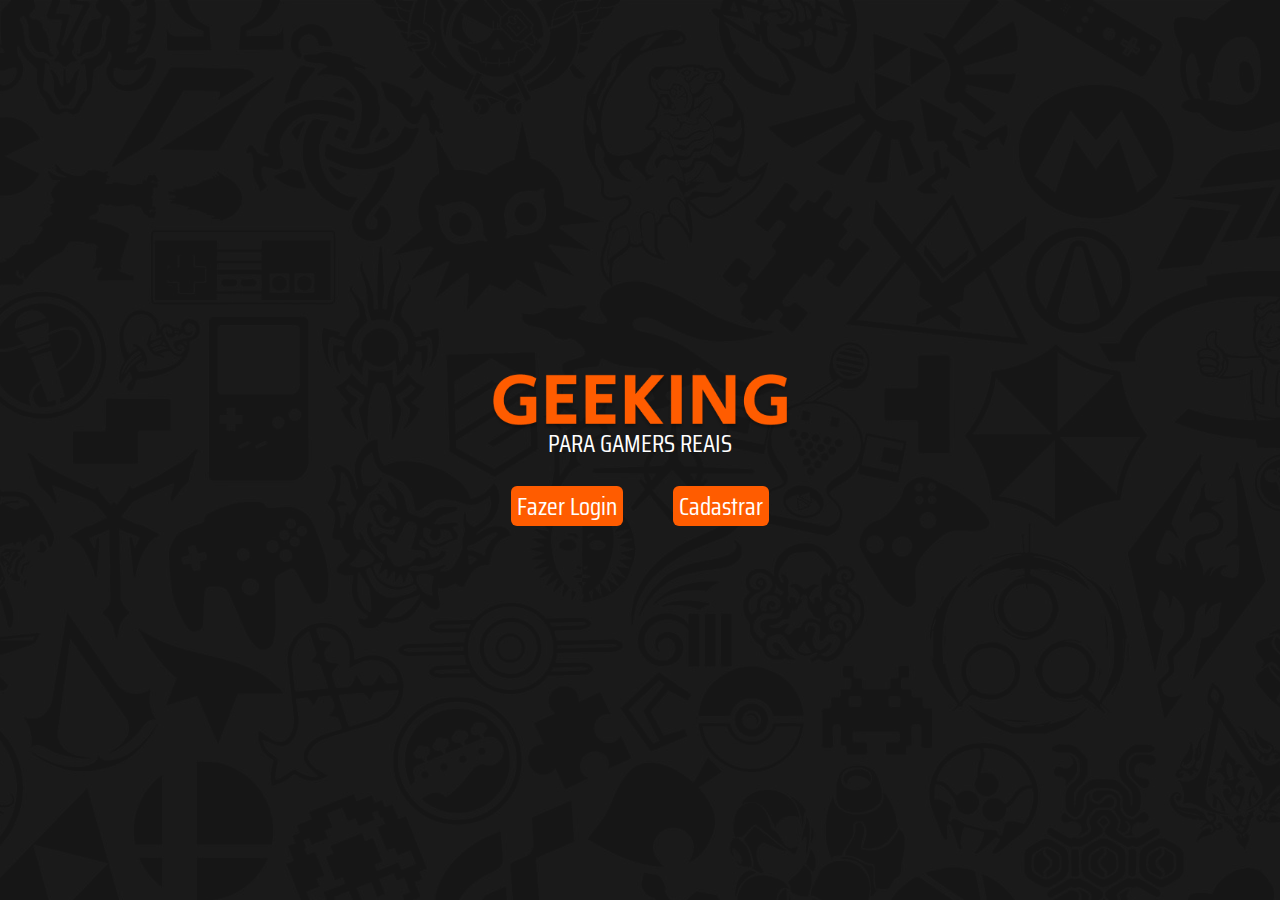
<file: index.html>
<!DOCTYPE html>
<html lang="pt-br">
<head>
    <meta charset="UTF-8">
    <meta http-equiv="X-UA-Compatible" content="IE=edge">
    <meta name="viewport" content="width=device-width, initial-scale=1.0">
    <link rel="icon" type="GAMER" href="../../img/icons/joystick.png" />
    <title>GEEKING - Start</title>

    <link rel="preconnect" href="https://fonts.googleapis.com">
    <link rel="preconnect" href="https://fonts.gstatic.com" crossorigin>
    <link href="https://fonts.googleapis.com/css2?family=Saira+Condensed&family=Secular+One&display=swap" rel="stylesheet">

    <link rel="stylesheet" href="./style.css">
    <link rel="stylesheet" href="style/variaveis.css">
    <link rel="stylesheet" href="style/reset.css">
</head>
<body>
    <section class="container">
        <div class="title_group">
            <img class="logo_home"src="../../img/logo.png" alt="Logo GEEKING">
            <p>PARA GAMERS REAIS</p>
        </div>
        <div class="button_group">   
            <a href="./pages/login/login.html"><button class="btn_principal">Fazer Login</button></a>
            <a href="./pages/register/register.html"><button class="btn_principal">Cadastrar</button></a>
        </div>
    </section>
</body>
</html>
</file>
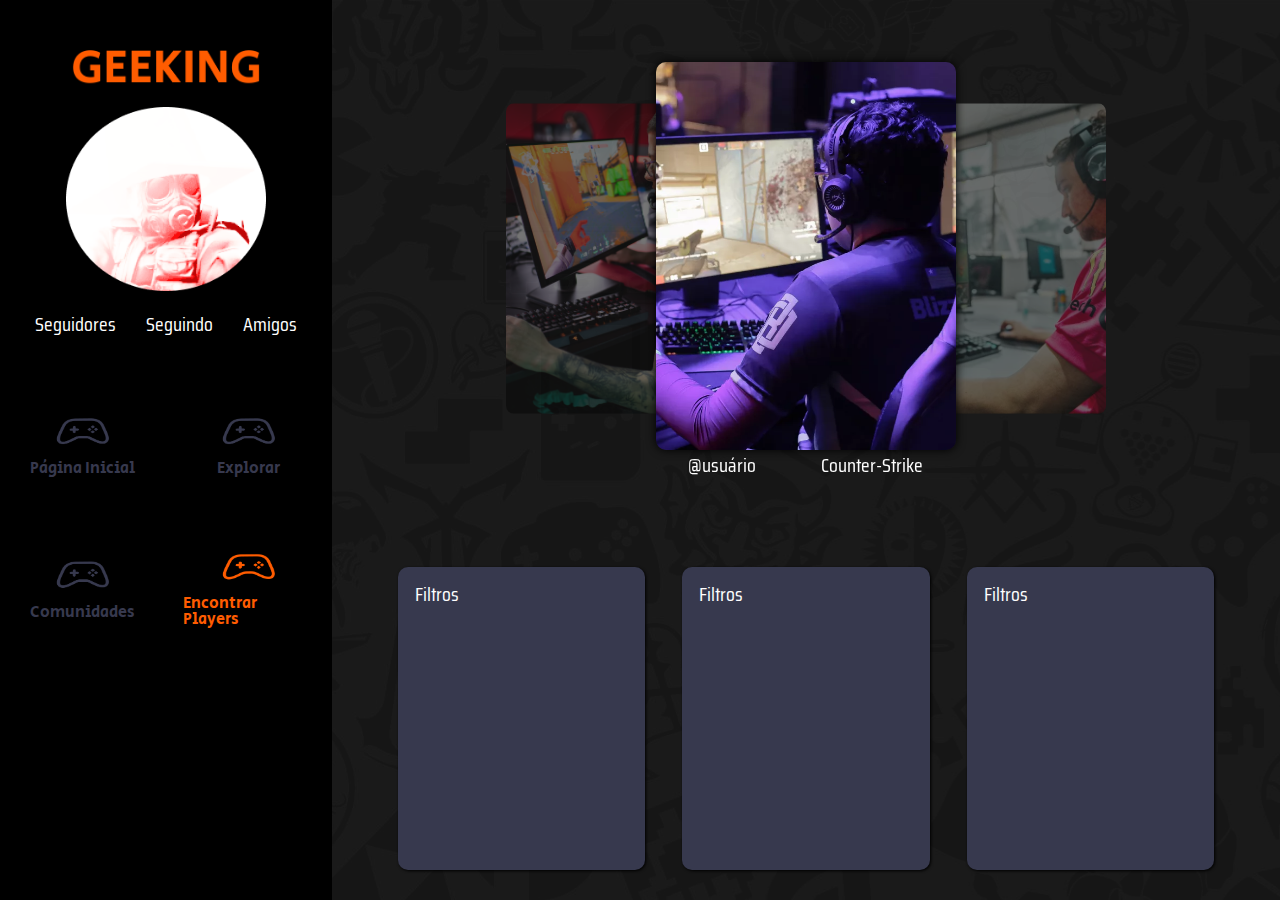
<file: pages/encontrar/encontrar.html>
<!DOCTYPE html>
<html lang="pt-br">
<head>
    <meta charset="UTF-8">
    <meta http-equiv="X-UA-Compatible" content="IE=edge">
    <meta name="viewport" content="width=device-width, initial-scale=1.0">
    <link rel="icon" type="GAMER" href="../../img/icons/joystick.png" />

    <link rel="preconnect" href="https://fonts.googleapis.com">
    <link rel="preconnect" href="https://fonts.gstatic.com" crossorigin>
    <link href="https://fonts.googleapis.com/css2?family=ABeeZee:ital@0;1&family=Saira+Condensed&family=Secular+One&display=swap" rel="stylesheet">

    <link rel="stylesheet" href="./encontrar.css ">
    <link rel="stylesheet" href="../../style/reset.css">
    <link rel="stylesheet" href="../../style/variaveis.css">

    <title>GEEKING - Encontrar Players</title>
</head>
<body>
    <section class="home">
        <div class="esquerda">
            <img  class="logo_home" src="../../img/logo.png" alt="Logo GEEKING">
            <div class="perfil_home">
                <a href="../../pages/perfil/perfil.html"><img  class="perfil_home_img" src="../../img/perfil.png" alt=""></a>
                <div class="perfil_home_follows">
                    <a>Seguidores</a>
                    <a>Seguindo</a>
                    <a>Amigos</a>
                </div>
            </div>
            <div class="pages">
                <div class="only_page">
                    <a href="../feed/feed.html" class="title_page"><img src="../../img/icons/other.png" class="icon_page">Página Inicial</a>
                </div>
                <div class="only_page">    
                    <a href="../explorar/explorar.html" class="title_page"><img src="../../img/icons/other.png" alt="Explorar Conteúdo" class="icon_page">Explorar</a>
                </div>
                <div class="only_page">
                    <a href="#" class="title_page"><img src="../../img/icons/other.png" class="icon_page">Comunidades</a>
                </div>
                <div class="only_page current">
                    <a href="../encontrar/encontrar.html" class="title_page"><img src="../../img/icons/current.png" class="icon_page">Encontrar Players</a>
                </div>
            </div>
        </div>
        <div class="direita">
            <div class="cima">
                <div class="container">
                    <input type="radio" name="slider" id="item-1" checked>
                    <input type="radio" name="slider" id="item-2">
                    <input type="radio" name="slider" id="item-3">
                    <div class="cards">
                        <label for="item-1" id="song-1" class="card">
                            <img src="../../img/player1.png">
                            <div class="card_info">
                                <h1 class="title">@usuário</h1>
                                <h1 class="title">Counter-Strike</h1>
                            </div>
                        </label>
                        <label for="item-2" id="song-2" class="card">
                            <img src="../../img/player2.png">
                            <div class="card_info">
                                <h1 class="title">@usuário2</h1>
                                <h1 class="title">League of Legends</h1>
                            </div>
                        </label>
                        <label for="item-3" id="song-3" class="card">
                            <img src="../../img/player3.jpg">
                            <div class="card_info">
                                <h1 class="title">@usuário3</h1>
                                <h1 class="title">Valorant</h1>
                            </div>
                        </label>
                    </div>
                </div>
            </div>
            <div class="baixo">
                <div class="container_filtros">
                        <div class="filtro_individual">
                            <h1 class="title">Filtros</h1>
                        </div>
                        <div class="filtro_individual">
                            <h1 class="title">Filtros</h1>
                        </div>
                        <div class="filtro_individual">
                            <h1 class="title">Filtros</h1>
                        </div>
                </div>
            </div>
        </div>
    </section>
</body>
</html>
</file>
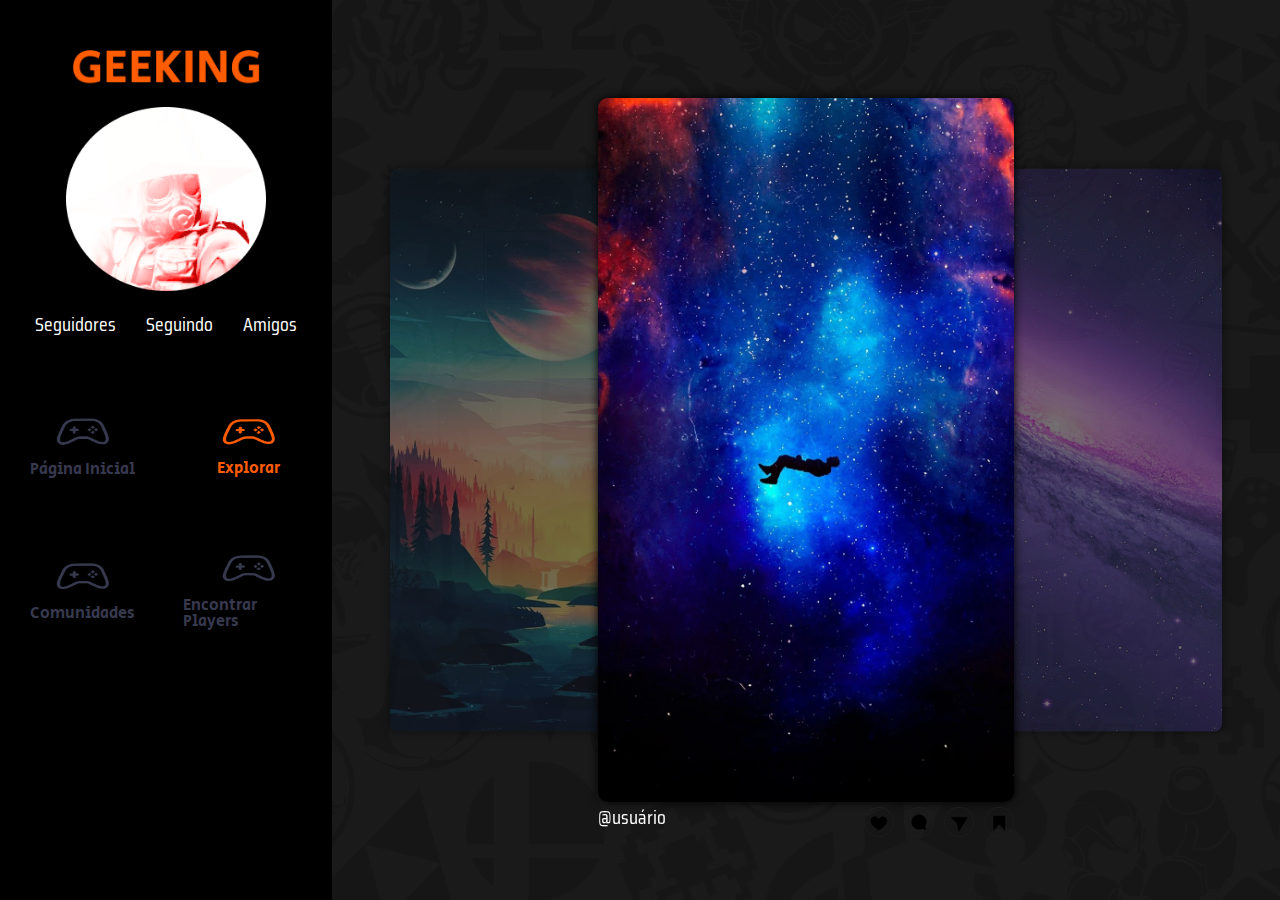
<file: pages/explorar/explorar.html>
<!DOCTYPE html>
<html lang="pt-br">
<head>
    <meta charset="UTF-8">
    <meta http-equiv="X-UA-Compatible" content="IE=edge">
    <meta name="viewport" content="width=device-width, initial-scale=1.0">
    <link rel="icon" type="GAMER" href="../../img/icons/joystick.png" />

    <link rel="preconnect" href="https://fonts.googleapis.com">
    <link rel="preconnect" href="https://fonts.gstatic.com" crossorigin>
    <link href="https://fonts.googleapis.com/css2?family=ABeeZee:ital@0;1&family=Saira+Condensed&family=Secular+One&display=swap" rel="stylesheet">

    <link rel="stylesheet" href="./explorar.css ">
    <link rel="stylesheet" href="../../style/reset.css">
    <link rel="stylesheet" href="../../style/variaveis.css">

    <title>GEEKING - Explorar</title>
</head>
<body>
    <section class="home">
        <div class="esquerda">
            <img  class="logo_home" src="../../img/logo.png" alt="Logo GEEKING">
            <div class="perfil_home">
                <a href="../../pages/perfil/perfil.html"><img  class="perfil_home_img" src="../../img/perfil.png" alt=""></a>
                <div class="perfil_home_follows">
                    <a>Seguidores</a>
                    <a>Seguindo</a>
                    <a>Amigos</a>
                </div>
            </div>
            <div class="pages">
                <div class="only_page">
                    <a href="../feed/feed.html" class="title_page"><img src="../../img/icons/other.png" class="icon_page">Página Inicial</a>
                </div>
                <div class="only_page current">    
                    <a href="../explorar/explorar.html" class="title_page "><img src="../../img/icons/current.png" alt="Explorar Conteúdo" class="icon_page">Explorar</a>
                </div>
                <div class="only_page">
                    <a href="#" class="title_page"><img src="../../img/icons/other.png" class="icon_page">Comunidades</a>
                </div>
                <div class="only_page">
                    <a href="../encontrar/encontrar.html" class="title_page"><img src="../../img/icons/other.png" class="icon_page">Encontrar Players</a>
                </div>
            </div>
        </div>
        <div class="direita">
            <div class="cima">
                <div class="container">
                    <input type="radio" name="slider" id="item-1" checked>
                    <input type="radio" name="slider" id="item-2">
                    <input type="radio" name="slider" id="item-3">
                    <div class="cards">
                        <label for="item-1" id="song-1" class="card">
                            <img class="card_atual" src="../../img/bg1.png">
                            <div class="card_info">
                                <h1 class="title">@usuário</h1>
                                <img class="likes" src="../../img/icons/likes_black.png" alt="">
                            </div>
                        </label>
                        <label for="item-2" id="song-2" class="card">
                            <img class="card_atual" src="../../img/bg2.jpg">
                            <div class="card_info">
                                <h1 class="title">@usuário2</h1>
                                <img class="likes" src="../../img/icons/likes_black.png" alt="">
                            </div>
                        </label>
                        <label for="item-3" id="song-3" class="card">
                            <img class="card_atual" src="../../img/bg3.png">
                            <div class="card_info">
                                <h1 class="title">@usuário3</h1>
                                <img class="likes" src="../../img/icons/likes_black.png" alt="">
                            </div>
                        </label>
                    </div>
                </div>
            </div>
        </div>
    </section>
</body>
</html>
</file>
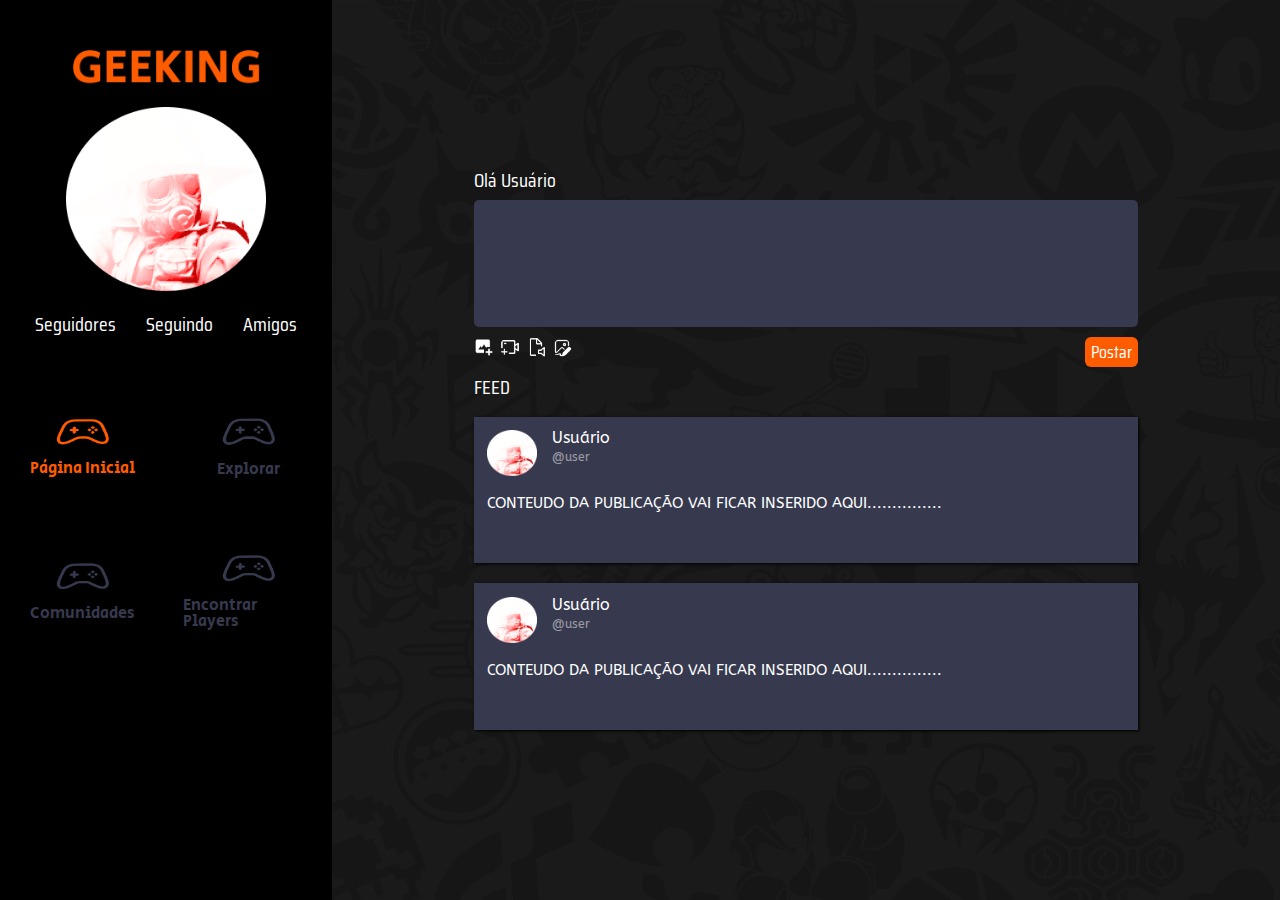
<file: pages/feed/feed.html>
<!DOCTYPE html>
<html lang="pt-br">
<head>
    <meta charset="UTF-8">
    <meta http-equiv="X-UA-Compatible" content="IE=edge">
    <meta name="viewport" content="width=device-width, initial-scale=1.0">
    <link rel="icon" type="GAMER" href="../../img/icons/joystick.png" />


    <link rel="preconnect" href="https://fonts.googleapis.com">
    <link rel="preconnect" href="https://fonts.gstatic.com" crossorigin>
    <link href="https://fonts.googleapis.com/css2?family=ABeeZee:ital@0;1&family=Saira+Condensed&family=Secular+One&display=swap" rel="stylesheet">

    <link rel="stylesheet" href="./feed.css ">
    <link rel="stylesheet" href="../../style/reset.css">
    <link rel="stylesheet" href="../../style/variaveis.css">

    <title>GEEKING - Feed</title>
</head>
<body>
    <section class="home">
        <div class="esquerda">
            <img  class="logo_home" src="../../img/logo.png" alt="Logo GEEKING">
            <div class="perfil_home">
                <a href="../../pages/perfil/perfil.html"><img  class="perfil_home_img" src="../../img/perfil.png" alt=""></a>
                <div class="perfil_home_follows">
                    <a>Seguidores</a>
                    <a>Seguindo</a>
                    <a>Amigos</a>
                </div>
            </div>
            <div class="pages">
                <div class="only_page current">
                    <a href="../feed/feed.html" class="title_page"><img src="../../img/icons/current.png" class="icon_page">Página Inicial</a>
                </div> 
                <div class="only_page">    
                    <a href="../explorar/explorar.html" class="title_page"><img src="../../img/icons/other.png" alt="Explorar Conteúdo" class="icon_page">Explorar</a>
                </div>
                <div class="only_page">
                    <a href="#" class="title_page"><img src="../../img/icons/other.png" class="icon_page">Comunidades</a>
                </div>
                <div class="only_page">
                    <a href="../encontrar/encontrar.html" class="title_page"><img src="../../img/icons/other.png" class="icon_page">Encontrar Players</a>
                </div>
            </div>
        </div>
        <!-- <nav class="menu_container">
            <div class="menu">
                <div class="menu_pages">
                    <div class="only_page_menu current_menu">
                        <a href="../feed/feed.html" class="title_page_menu"><img src="../../img/icons/current.png" class="icon_page_menu"></a>
                    </div> 
                    <div class="only_page_menu">    
                        <a href="../explorar/explorar.html" class="title_page"><img src="../../img/icons/current.png" alt="Explorar Conteúdo" class="icon_page_menu"></a>
                    </div>
                    <div class="only_page_menu">
                        <a href="../encontrar/encontrar.html" class="title_page_menu"><img src="../../img/icons/current.png" class="icon_page_menu"></a>
                    </div>
                </div>
            </div>
        </nav> -->
        <div class="direita">
            <div class="publicar_feed">
                <div class="publicar">
                    <h1 class="title">Olá Usuário</h1>
                    <textarea placeholder="No que você esta pensando? "class="publicar_post">
                    </textarea>
                    <div class="publicar_last">
                        <div class="publicar_icons">
                            <img src="../../img/icons/addimg.png" alt="Adicionar Imagem">
                            <img src="../../img/icons/addvideo.png" alt="Adicionar Vídeo">
                            <img src="../../img/icons/adddoc.png" alt="Adicionar Vídeo">
                            <img src="../../img/icons/adddraw.png" alt="Adicionar Vídeo">
                        </div>
                        <button class="btn_principal">Postar</button>
                    </div>
                <div class="feed">
                    <h1 class="title">FEED</h1>
                    <div class="post">
                        <div class="perfil">
                            <img src="../../img/perfil.png" class="post_perfil">
                            <div class="user">
                                <h2 class="name">Usuário</h2>
                                <h3 class="usuario">@user</h3>
                            </div>
                        </div>
                        <p>CONTEUDO DA PUBLICAÇÃO VAI FICAR INSERIDO AQUI...............</p>
                    </div>
                    <div class="post">
                        <div class="perfil">
                            <img src="../../img/perfil.png" class="post_perfil">
                            <div class="user">
                                <h2 class="name">Usuário</h2>
                                <h3 class="usuario">@user</h3>
                            </div>
                        </div>
                        <p>CONTEUDO DA PUBLICAÇÃO VAI FICAR INSERIDO AQUI...............</p>
                    </div>
                </div>
            </div>
            </div>
        </div>
    </section>
</body>
</html>
</file>
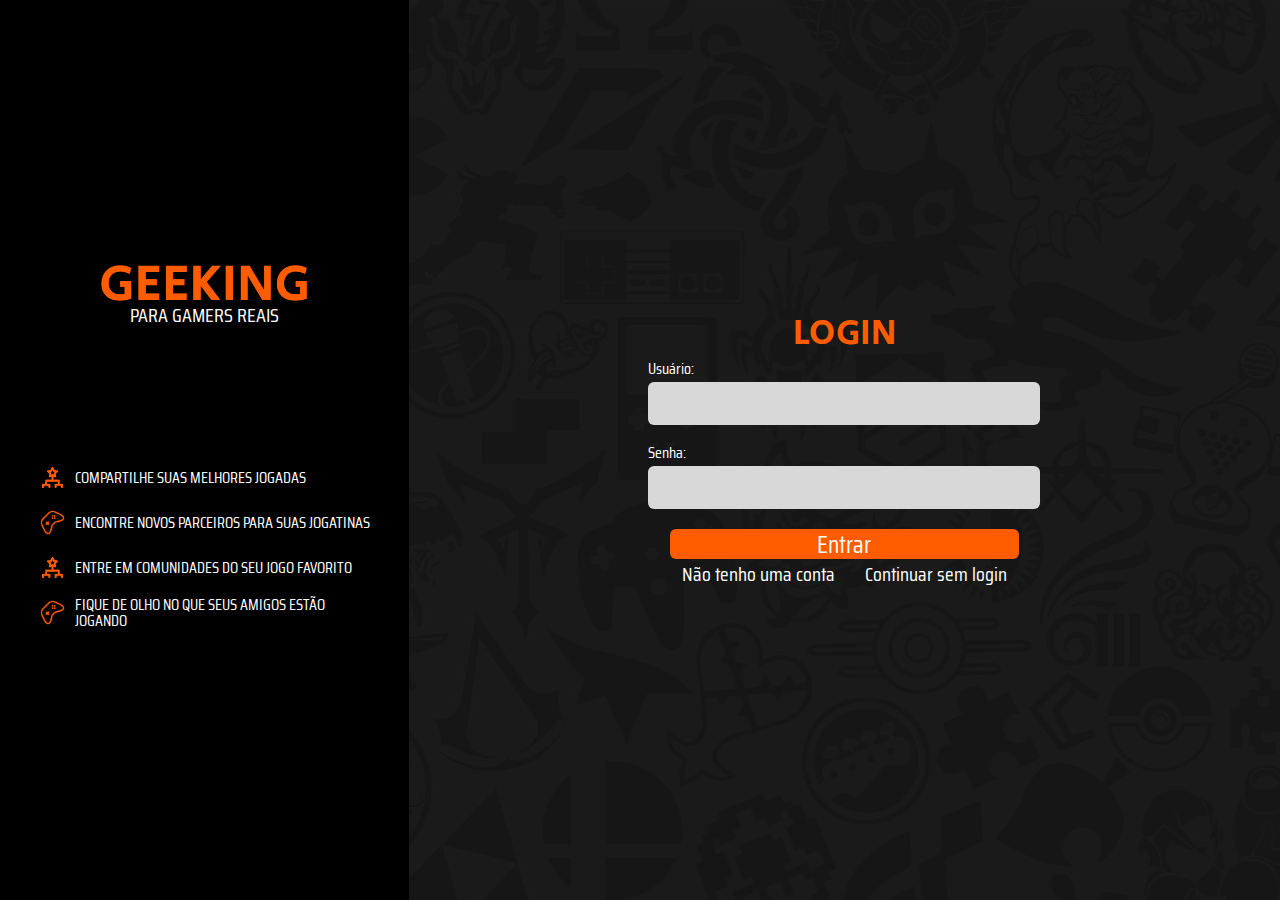
<file: pages/login/login.html>
<!DOCTYPE html>
<html lang="pt-br">
<head>
    <meta charset="UTF-8">
    <meta http-equiv="X-UA-Compatible" content="IE=edge">
    <meta name="viewport" content="width=device-width, initial-scale=1.0">
    <link rel="icon" type="GAMER" href="../../img/icons/joystick.png" />

    <link rel="preconnect" href="https://fonts.googleapis.com">
    <link rel="preconnect" href="https://fonts.gstatic.com" crossorigin>
    <link href="https://fonts.googleapis.com/css2?family=Saira+Condensed&family=Secular+One&display=swap" rel="stylesheet">

    <link rel="stylesheet" href="./login.css">
    <link rel="stylesheet" href="../../style/reset.css">
    <link rel="stylesheet" href="../../style/variaveis.css">

    <title>GEEKING - Login</title>
</head>
<body>
    <section class="home">
        <div class="esquerda">
            <div class="title_group">
                <img class="logo_home"src="../../img/logo.png" alt="Logo GEEKING">
                <p class="subtitle">PARA GAMERS REAIS</p>
            </div>
            <div class="topicos_group">
                <div class="topicos_home">
                    <img class="topicos_home_img" src="../../img/icons/share.png" alt="">
                    <p class="topicos_home_text">COMPARTILHE SUAS MELHORES JOGADAS </p>
                </div>
                <div class="topicos_home">
                    <img class="topicos_home_img" src="../../img/icons/joystick.png" alt="">
                    <p class="topicos_home_text">ENCONTRE NOVOS PARCEIROS PARA SUAS JOGATINAS</p>
                </div>
                <div class="topicos_home">
                    <img class="topicos_home_img" src="../../img/icons/share.png" alt="">
                    <p class="topicos_home_text">ENTRE EM COMUNIDADES DO SEU JOGO FAVORITO</p>
                </div>
                <div class="topicos_home">
                    <img class="topicos_home_img" src="../../img/icons/joystick.png" alt="">
                    <p class="topicos_home_text">FIQUE DE OLHO NO QUE SEUS AMIGOS ESTÃO JOGANDO</p>
                </div>               
            </div>
        </div>
        <div class="direita">
            <form class="form_cadastro">
                <div class="cadastro">
                    <h1 class="title">LOGIN</h1>
                    <div class="form_basic">
                        <div class="form_group">
                            <label for="nome">Usuário:</label>
                            <input required type="text" id="nome" />
                        </div>
                        <div class="form_group">
                            <label for="senha">Senha:</label>
                            <input required  type="password" id="senha">
                        </div>
                    </div>
                </div>
                <div class="button_group">
                    <button class="btn_principal" type="submit">Entrar</button>
                    <div class="secundarios">
                        <a href="../register/register.html" class="btn_secundario">Não tenho uma conta</a>
                        <a href="../feed/feed.html" class="btn_secundario">Continuar sem login</a>
                    </div>
                </div>
            </form>
        </div>
    </section>
</body>
</html>
</file>
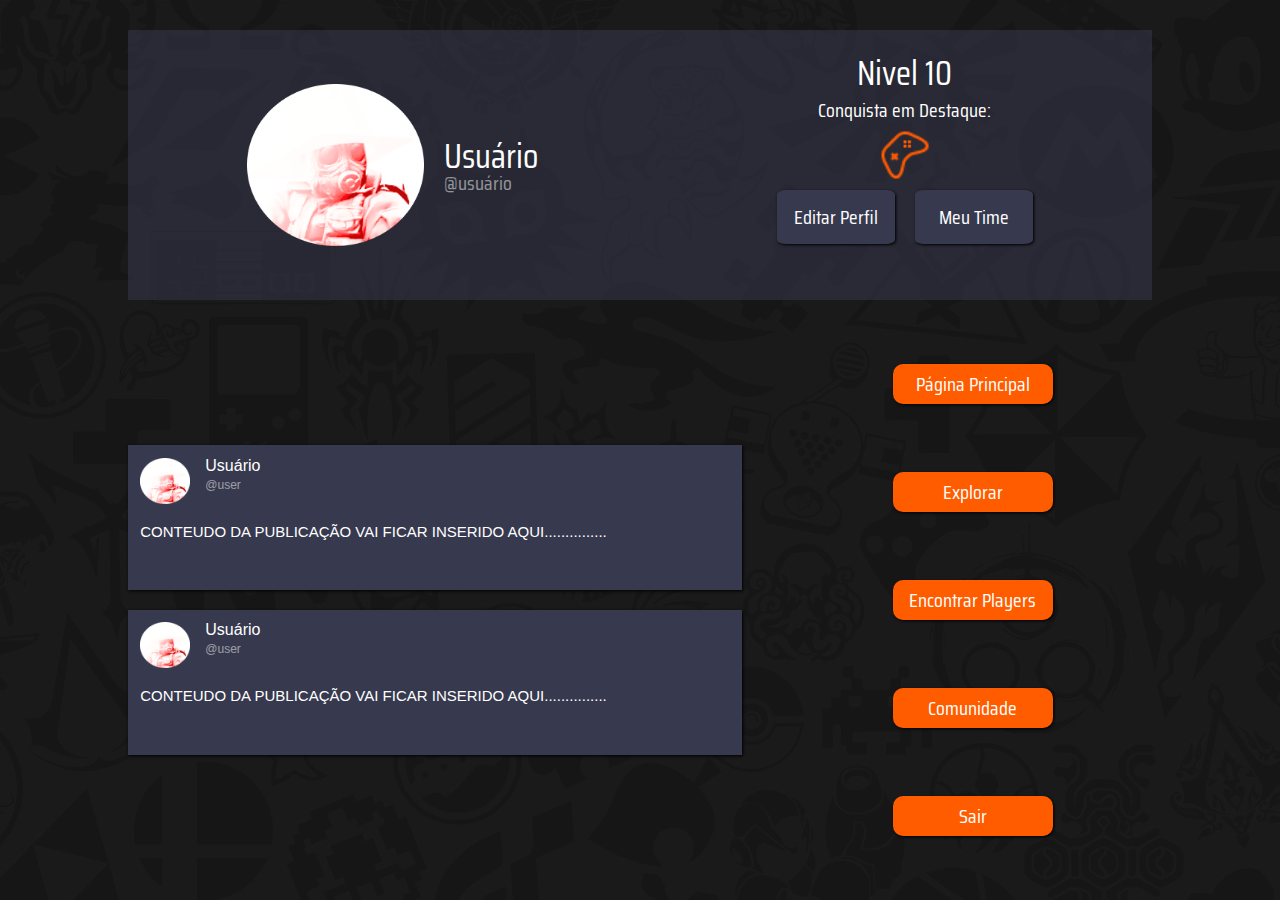
<file: pages/perfil/perfil.html>
<!DOCTYPE html>
<html lang="pt-br">
<head>
    <meta charset="UTF-8">
    <meta http-equiv="X-UA-Compatible" content="IE=edge">
    <meta name="viewport" content="width=device-width, initial-scale=1.0">
    <link rel="icon" type="GAMER" href="../../img/icons/joystick.png" />
    <title>GEEKING - Perfil</title>

    <link rel="preconnect" href="https://fonts.googleapis.com">
    <link rel="preconnect" href="https://fonts.gstatic.com" crossorigin>
    <link href="https://fonts.googleapis.com/css2?family=Saira+Condensed&family=Secular+One&display=swap" rel="stylesheet">

    <link rel="stylesheet" href="../../style/reset.css">
    <link rel="stylesheet" href="../../style/variaveis.css">
    <link rel="stylesheet" href="../perfil/perfil.css">
</head>
<body>
    <div class="home">
        <section class="container">
            <div class="cima">
                <div class="cima_esquerda">
                    <img src="../../img/perfil.png" alt="">
                    <div class="cima_user">
                        <h1>Usuário</h1>
                        <h2>@usuário</h2>
                    </div>
                </div>
                <div class="cima_direita">
                    <h1>Nivel 10</h1>
                    <p>Conquista em Destaque:</p>
                    <img src="../../img/icons/joystick.png" alt="">
                    <div class="buttons_group">
                        <a href="#"><button>Editar Perfil</button></a>
                        <a target="_blank" href="https://scjoaoantonio.github.io/jokersclub/"><button>Meu Time</button></a>
                    </div>
                </div>
            </div>
            <div class="baixo">
                <div class="esquerda">
                    <div class="feed">
                        <div class="post">
                            <div class="perfil">
                                <img src="../../img/perfil.png" class="post_perfil">
                                <div class="user">
                                    <h2 class="name">Usuário</h2>
                                    <h3 class="usuario">@user</h3>
                                </div>
                            </div>
                            <p>CONTEUDO DA PUBLICAÇÃO VAI FICAR INSERIDO AQUI...............</p>
                        </div>
                        <div class="post">
                            <div class="perfil">
                                <img src="../../img/perfil.png" class="post_perfil">
                                <div class="user">
                                    <h2 class="name">Usuário</h2>
                                    <h3 class="usuario">@user</h3>
                                </div>
                            </div>
                            <p>CONTEUDO DA PUBLICAÇÃO VAI FICAR INSERIDO AQUI...............</p>
                        </div>
                    </div>
                </div>
                <div class="baixo_direita">
                    <a href="../feed/feed.html"><button class="btn_principal">Página Principal</button></a>
                    <a href="../explorar/explorar.html"><button class="btn_principal">Explorar</button></a>
                    <a href="../encontrar/encontrar.html"><button class="btn_principal">Encontrar Players</button></a>
                    <a href="#"><button class="btn_principal">Comunidade</button></a>
                    <a href="../../index.html"><button class="btn_principal">Sair</button></a>
                </div>
            </div>
        </section>
    </div>
    
</body>
</html>
</file>
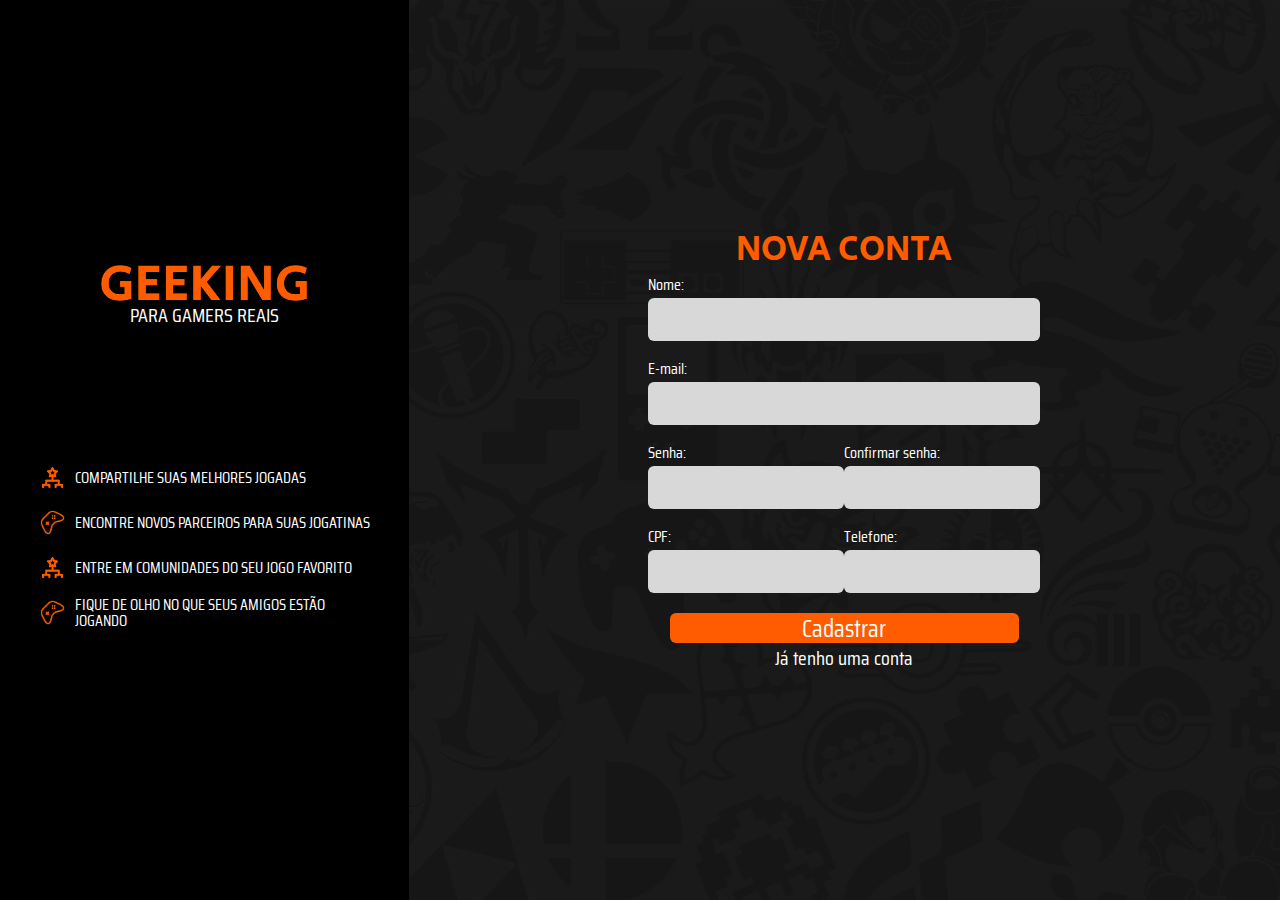
<file: pages/register/register.html>
<!DOCTYPE html>
<html lang="pt-br">
<head>
    <meta charset="UTF-8">
    <meta http-equiv="X-UA-Compatible" content="IE=edge">
    <meta name="viewport" content="width=device-width, initial-scale=1.0">
    <link rel="icon" type="GAMER" href="../../img/icons/joystick.png" />

    <link rel="preconnect" href="https://fonts.googleapis.com">
    <link rel="preconnect" href="https://fonts.gstatic.com" crossorigin>
    <link href="https://fonts.googleapis.com/css2?family=Saira+Condensed&family=Secular+One&display=swap" rel="stylesheet">

    <link rel="stylesheet" href="./register.css ">
    <link rel="stylesheet" href="../../style/reset.css">
    <link rel="stylesheet" href="../../style/variaveis.css">

    <title>GEEKING - Cadastro</title>
</head>
<body>
    <section class="home">
        <div class="esquerda">
            <div class="title_group">
                <img class="logo_home"src="../../img/logo.png" alt="Logo GEEKING">
                <p class="subtitle">PARA GAMERS REAIS</p>
            </div>
            <div class="topicos_group">
                <div class="topicos_home">
                    <img class="topicos_home_img" src="../../img/icons/share.png" alt="">
                    <p class="topicos_home_text">COMPARTILHE SUAS MELHORES JOGADAS </p>
                </div>
                <div class="topicos_home">
                    <img class="topicos_home_img" src="../../img/icons/joystick.png" alt="">
                    <p class="topicos_home_text">ENCONTRE NOVOS PARCEIROS PARA SUAS JOGATINAS</p>
                </div>
                <div class="topicos_home">
                    <img class="topicos_home_img" src="../../img/icons/share.png" alt="">
                    <p class="topicos_home_text">ENTRE EM COMUNIDADES DO SEU JOGO FAVORITO</p>
                </div>
                <div class="topicos_home">
                    <img class="topicos_home_img" src="../../img/icons/joystick.png" alt="">
                    <p class="topicos_home_text">FIQUE DE OLHO NO QUE SEUS AMIGOS ESTÃO JOGANDO</p>
                </div>               
            </div>
        </div>
        <div class="direita">
            <form class="form_cadastro">
                <div class="cadastro">
                    <h1 class="title">NOVA CONTA</h1>
                    <div class="form_basic">
                        <div class="form_group">
                            <label for="nome">Nome:</label>
                            <input required  type="text" id="nome" />
                        </div>
                        <div class="form_group">
                            <label for="email">E-mail:</label>
                            <input required  type="email" id="email" />
                        </div>
                    </div>
                    <div class="senha_group">
                        <div class="form_group">
                            <label for="senha">Senha:</label>
                            <input required  type="password" id="senha">
                        </div>
                        <div class="form_group">
                            <label for="confirmar_senha">Confirmar senha:</label>
                            <input required type="password" id="confirmar_senha">
                        </div>
                    </div>
                    <div class="adicionais_group">
                        <div class="form_group">
                            <label for="cpf">CPF:</label>
                            <input type="number" id="cpf" />
                        </div>
                        <div class="form_group">
                            <label for="telefone">Telefone:</label>
                            <input type="number" id="telefone" />
                        </div>         
                    </div>
                </div>
                <div class="button_group">
                    <button class="btn_principal" type="submit">Cadastrar</button>
                    <a href="../login/login.html" class="btn_secundario">Já tenho uma conta</a> 
                </div>
            </form>
        </div>
    </section>
</body>
</html>
</file>
<file: style.css>
body{
    background-image: url(../../img/background.png);
    display: flex;
    align-items: center;
    justify-content: center;
}
.container{
    width: 80%;
    height: 100vh;
    display: flex;
    flex-direction: column;
    align-items: center;
    justify-content: center;
    gap: 30px;
}
.logo_home{
    width: 300px;
}
.title_group{
    display: flex;
    flex-direction: column; 
    align-items: center;
    color: var(--branco);
    font-family: 'Saira Condensed',sans-serif;
    font-size: 25px;
}
.button_group{
    display: flex;
    gap: 50px;
}
.button_group a{
    text-decoration: none;
}
.btn_principal{
    color: var(--branco);
    background-color: var(--laranja);
    width: 100%;
    height: 40px;
    border: none;
    border-radius: 6px;
    font-family: 'Saira Condensed',sans-serif;
    font-size: 25px;
    display: flex;
    justify-content: center;
    align-items: center;
    cursor: pointer;
}

.btn_principal:hover{
    box-shadow: 1px 1px 10px var(--laranja);
}
</file>
<file: style/variaveis.css>
:root {
  --laranja: #FF5C00;
  --branco: #FFFFFF;
  --cinza: #D8D8D8;
  --desabilitado:#37394E;
}
</file>
<file: pages/encontrar/encontrar.css>
.home{
    display: flex;
}
.esquerda{
    color: var(--branco);
    background-color: black;
    width: 35%;
    height: auto;
    display: flex;
    flex-direction: column;
    align-items: center;
    z-index: 1;
}
.logo_home{
    width: 190px;
    margin: 50px 0 20px 0;
}
.perfil_home{
    display: flex;
    flex-direction: column;
    align-items: center;
    justify-content: space-between;
}
.perfil_home_img{
    width: 200px;
    margin: 0 0 20px 0;
}
.perfil_home_follows{
    color: var(--branco);
    font-family: 'Saira Condensed',sans-serif;
    font-size: 20px;
    display: flex;
    gap: 30px;
    align-items: center;
    justify-content: center;
}
.perfil_home_follows a{
    cursor: pointer;
}
.perfil_home_follows a:hover{
    color: var(--laranja);
    scale: 0.95;
}
.pages{
    margin: 30px 0 10px 0;
    display: flex;
    flex-wrap: wrap;
    align-items: center;
    justify-content: space-around;
    

}
.only_page{
    display: flex;
    flex-direction: column;
    align-items: center;
    justify-content: center;
    width: 40%;
    height: 70%;
    margin: 15px 0 0 0;
    color: var(--desabilitado);
    font-family: 'Secular One', sans-serif;
}

.only_page img{
    width: 70px;
    cursor: pointer;
}
.only_page a{
    cursor: pointer;
    text-decoration: none;
    color: var(--desabilitado);
    display: flex;
    align-items: center;
    flex-direction: column;
    transition: 0.3s;
}
.only_page a:hover{
    scale: 1.1;
}
.current, .current a{
    color: var(--laranja);
}
.direita{
    background-image: url(../../img/background.png);
    height: 100vh;
    width: 100%;
    display: flex;
    flex-direction: column;
    align-items: center;
    justify-content: space-around;
}
.cima{
    width: 100%;
    height: 60%;
    display: flex;
    align-items: center;
    justify-content: center;
    transition: background 0.4s ease-in;
}
.container{
    width: 100%;
    height: 100%;
    max-width: 600px;
    max-height: 600px;
    transform-style: preserve-3d;
    display: flex; 
    flex-direction: column;
    align-items: center;
    justify-content: center;
}
.container input[type=radio]{
    display: none;
}
.cards{
    position: relative;
    width: 100%;
    height: 100%;
    display: flex;
    justify-content: center;
    align-items: center;
    margin: 10px 0px 10px 0px;
}
.card{
    position: absolute;
    width: 50%;
    height: 80%;
    cursor: pointer;
    transition: transform 0.4s ease;
    display: flex;
    flex-direction: column;
    align-items: center;
    gap: 5px;

}
.card img{
    width: 100%;
    height: 100%;
    border-radius: 10px;
    object-fit: cover;
}
.card h1{
    visibility: hidden;
}
.card_info{
    width: 100%;
    display: flex;
    justify-content: space-around;
}
#item-1:checked ~ .cards #song-3,
#item-2:checked ~ .cards #song-1,
#item-3:checked ~ .cards #song-2{
    transform: translateX(-60%) scale(0.8);
    opacity: 0.4;
    z-index: 0;
}
#item-1:checked ~ .cards #song-2,
#item-2:checked ~ .cards #song-3,
#item-3:checked ~ .cards #song-1{
    transform: translateX(60%) scale(0.8);
    opacity: 0.4;
    z-index: 0;
}
#item-1:checked ~ .cards #song-1,
#item-2:checked ~ .cards #song-2,
#item-3:checked ~ .cards #song-3{
    transform: translateX(0%) scale(1);
    opacity: 1;
    z-index: 1;
}
#item-1:checked ~ .cards #song-1 img,
#item-2:checked ~ .cards #song-2 img,
#item-3:checked ~ .cards #song-3 img{
    box-shadow: 0px 0px 10px 0px black;
}
#item-1:checked ~ .cards #song-1 h1,
#item-2:checked ~ .cards #song-2 h1,
#item-3:checked ~ .cards #song-3 h1{
    visibility: visible;
}

.baixo{
    width: 90%;
    height: 30%;
    padding: 5%;
}
.container_filtros{
    display: flex;
    justify-content: space-around;
    align-items: center;
    width: 100%;
    height: 100%;
}
.filtro_individual{
    background-color: var(--desabilitado);
    height: 100%;
    width: 25%;
    padding: 2%;
    border-radius: 10px;
    box-shadow: 1px 1px 3px black;
}
.title{
    color: var(--branco);
    font-family: 'Saira Condensed',sans-serif;
    font-size: 20px;
}
</file>
<file: pages/explorar/explorar.css>
.home{
    display: flex;
}
.esquerda{
    color: var(--branco);
    background-color: black;
    width: 35%;
    height: auto;
    display: flex;
    flex-direction: column;
    align-items: center;
}
.logo_home{
    width: 190px;
    margin: 50px 0 20px 0;
}
.perfil_home{
    display: flex;
    flex-direction: column;
    align-items: center;
    justify-content: space-between;
}
.perfil_home_img{
    width: 200px;
    margin: 0 0 20px 0;
}
.perfil_home_follows{
    color: var(--branco);
    font-family: 'Saira Condensed',sans-serif;
    font-size: 20px;
    display: flex;
    gap: 30px;
    align-items: center;
    justify-content: center;
}
.perfil_home_follows a{
    cursor: pointer;
}
.perfil_home_follows a:hover{
    color: var(--laranja);
    scale: 0.95;
}
.pages{
    margin: 30px 0 10px 0;
    display: flex;
    flex-wrap: wrap;
    align-items: center;
    justify-content: space-around;
    

}
.only_page{
    display: flex;
    flex-direction: column;
    align-items: center;
    justify-content: center;
    width: 40%;
    height: 70%;
    margin: 15px 0 0 0;
    color: var(--desabilitado);
    font-family: 'Secular One', sans-serif;
}

.only_page img{
    width: 70px;
    cursor: pointer;
}
.only_page a{
    cursor: pointer;
    text-decoration: none;
    color: var(--desabilitado);
    display: flex;
    align-items: center;
    flex-direction: column;
    transition: 0.3s;
}
.only_page a:hover{
    scale: 1.1;
}
.current, .current a{
    color: var(--laranja);
}
.direita{
    background-image: url(../../img/background.png);
    height: 100vh;
    width: 100%;
    display: flex;
    flex-direction: column;
    align-items: center;
    justify-content: space-around;
}
.cima{
    width: 100%;
    height: 100%;
    display: flex;
    align-items: center;
    justify-content: center;
    transition: background 0.4s ease-in;
}
.container{
    width: 100%;
    height: 100%;
    max-width: 65vw;
    max-height: 100vh;
    transform-style: preserve-3d;
    display: flex; 
    flex-direction: column;
    align-items: center;
    justify-content: center;
}
.container input[type=radio]{
    display: none;
}
.cards{
    position: relative;
    width: 100%;
    height: 100%;
    display: flex;
    justify-content: center;
    align-items: center;
    margin: 10px 0px 10px 0px;
}
.card{
    position: absolute;
    width: 50%;
    height: 80%;
    transition: transform 0.4s ease;
    display: flex;
    flex-direction: column;
    align-items: center;
    gap: 5px;

}
.card img{
    width: 100%;
    height: 100%;
    border-radius: 10px;
    object-fit: cover;
    cursor: pointer;
}
.card h1{
    visibility: hidden;
    color: var(--branco);
    font-family: 'Saira Condensed',sans-serif;
    font-size: 20px;
    cursor: pointer;
}
.card_info{
    width: 100%;
    display: flex;
    justify-content: space-between;
}

.likes{
    width: 100%;
    height: 100%;
    max-width: 150px;
    visibility: hidden;
}
#item-1:checked ~ .cards #song-3,
#item-2:checked ~ .cards #song-1,
#item-3:checked ~ .cards #song-2{
    transform: translateX(-60%) scale(0.8);
    opacity: 0.4;
    z-index: 0;
}
#item-1:checked ~ .cards #song-2,
#item-2:checked ~ .cards #song-3,
#item-3:checked ~ .cards #song-1{
    transform: translateX(60%) scale(0.8);
    opacity: 0.4;
    z-index: 0;
}
#item-1:checked ~ .cards #song-1,
#item-2:checked ~ .cards #song-2,
#item-3:checked ~ .cards #song-3{
    transform: translateX(0%) scale(1);
    opacity: 1;
    z-index: 1;
}
.card_atual{
    box-shadow: 0px 0px 10px 0px black;
}
#item-1:checked ~ .cards #song-1 h1,
#item-2:checked ~ .cards #song-2 h1,
#item-3:checked ~ .cards #song-3 h1,
#item-1:checked ~ .cards #song-1 .likes,
#item-2:checked ~ .cards #song-2 .likes,
#item-3:checked ~ .cards #song-3 .likes{
    visibility: visible;
}
</file>
<file: pages/feed/feed.css>
.home{
    display: flex;
    background-image: url(../../img/background.png);

}
.esquerda{
    color: var(--branco);
    background-color: rgba(0, 0, 0, 1);
    width: 35%;
    height: auto;
    display: flex;
    flex-direction: column;
    align-items: center;    
}
.logo_home{
    width: 190px;
    margin: 50px 0 20px 0;
}
.perfil_home{
    display: flex;
    flex-direction: column;
    align-items: center;
    justify-content: space-between;
}
.perfil_home_img{
    width: 200px;
    margin: 0 0 20px 0;
}
.perfil_home_follows{
    color: var(--branco);
    font-family: 'Saira Condensed',sans-serif;
    font-size: 20px;
    display: flex;
    gap: 30px;
    align-items: center;
    justify-content: center;
}
.perfil_home_follows a{
    cursor: pointer;
}
.perfil_home_follows a:hover{
    color: var(--laranja);
    scale: 0.95;
}
.pages{
    margin: 30px 0 10px 0;
    display: flex;
    flex-wrap: wrap;
    align-items: center;
    justify-content: space-around;
    

}
.only_page{
    display: flex;
    flex-direction: column;
    align-items: center;
    justify-content: center;
    width: 40%;
    height: 70%;
    margin: 15px 0 0 0;
    color: var(--desabilitado);
    font-family: 'Secular One', sans-serif;
}

.only_page img{
    width: 70px;
    cursor: pointer;
}
.only_page a{
    cursor: pointer;
    text-decoration: none;
    color: var(--desabilitado);
    display: flex;
    align-items: center;
    flex-direction: column;
    transition: 0.3s;
}
.only_page a:hover{
    scale: 1.1;
}
.current, .current a{
    color: var(--laranja);
}
.direita{
    height: 100vh;
    width: 100%;
    display: flex;
    align-items: center;
    justify-content: space-around;
    flex-direction: column;

}
.publicar_feed{
    width: 70%;
    height: 90%;
    display: flex;
    flex-direction: column;
    align-items: center;
    gap: 20px;
    justify-content: space-around;
}
.publicar{
    width: 100%;
    display: flex;
    flex-direction: column;
    gap: 10px;
}
.title{
    color: var(--branco);
    font-family: 'Saira Condensed',sans-serif;
    font-size: 20px;
}
.publicar_post{
    background-color: var(--desabilitado);
    width: 96%;
    height: 100px;
    border-radius: 5px;
    padding: 2%;
    color: var(--branco);
    font-family: 'ABeeZee', sans-serif;
    resize: none;
    box-shadow: 0 0 0 0;
    outline: 0;
    border: none;
    text-decoration: none;
}
.publicar_post:focus,.publicar_post::-webkit-outer-spin-button,
.publicar_post::-webkit-inner-spin-button {
    -webkit-appearance: none;
    box-shadow: 0 0 0 0;
    outline: 0;
    border: none;
    text-decoration: none;
}
.publicar_last{
    display: flex;
    justify-content: space-between;

}
.publicar_icons{
    display: flex;
    gap: 6px;
    align-items: flex-start;
}
.publicar_icons img{
    width: 20px;
    cursor: pointer;
}
.publicar_icons img:hover{
    scale: 0.95;
    opacity: 0.6;
}
.btn_principal{
    color: var(--branco);
    background-color: var(--laranja);
    border: none;
    border-radius: 6px;
    font-family: 'Saira Condensed',sans-serif;
    display: flex;
    justify-content: center;
    align-items: center;
    cursor: pointer;
    width: 8%;
    font-size: large;
}
.btn_principal:active{
    scale: 0.95;
}
.feed{
    display: flex;
    flex-direction: column;
    gap: 20px;
}
.post{
    background-color: var(--desabilitado);
    width: 96%;
    height: 120px;
    padding: 2%;
    display: flex;
    flex-direction: column;
    gap: 20px;
    box-shadow: 1px 1px 3px black;
}
.post p{
    color: var(--branco);
    font-family: 'ABeeZee', sans-serif;
    font-size: 15px;
}
.perfil{
    display: flex;
    gap: 15px;
    color: var(--branco);
    font-family: 'ABeeZee', sans-serif;
}
.post_perfil{
    width: 50px;
}
.usuario{
    font-size: 12px;
    opacity: 0.5;
    margin-top: 5px;
}
.menu_container{
    position: fixed;
    height: 100vh;
    width: max-content;
    display: flex;
    flex-direction: row;
    width: max-content;
    flex-wrap: nowrap;
}
.menu{
    display: flex;
    flex-direction: column;
    align-items: center;
    justify-content: space-around;
    height: 100%;
}
.menu_pages{
    width: 150px;
    height: 100%;
    display: flex;
    flex-direction: column;
    align-items: flex-end;
    justify-content: center;
}
.only_page_menu{
    height: 12%;
    display: flex;
    flex-direction: column;
    align-items: center;
    justify-content: center;
}
.icon_page_menu{
    width: 50px;
    background-color: rgba(0, 0, 0, 0.3);
    border: solid 2px var(--laranja);
    border-radius: 50%;
    transition: 0.3;
}
.icon_page_menu:hover{
    scale: 0.97;
    opacity: 0.9;
}
</file>
<file: pages/login/login.css>
.home{
    display: flex;
}
.esquerda{
    color: var(--branco);
    background-color: black;
    width: 40%;
    height: auto;
    display: flex;
    align-items: center;
    justify-content: center;
    flex-direction: column;
    padding: 30px;
    font-family: 'Saira Condensed',sans-serif;
    gap: 130px;
}
.logo_home{
    width: 210px;
}
.title_group{
    display: flex;
    flex-direction: column; 
    align-items: center;
    font-size: 20px;
}
.topicos_group{
    display: flex;
    flex-direction: column;
    align-items: flex-start;
}
.topicos_home{
    display: flex;
    justify-content: center;
    align-items: center;
    font-size: 16px;
}
.topicos_home_img{
    width: 25px;
    margin: 10px;
}

.direita{
    background-image: url(../../img/background.png);
    height: 100vh;
    width: 100%;
    display: flex;
    align-items: center;
    justify-content: space-around;
    flex-direction: column;
}
.title{
    color: var(--laranja);
    font-family: 'Secular One', sans-serif;
    font-size: 35px;
    font-weight: 200;
    margin-bottom: 10px;
}
.btn_principal{
    color: var(--branco);
    background-color: var(--laranja);
    width: 80%;
    height: 30px;
    border: none;
    border-radius: 6px;
    font-family: 'Saira Condensed',sans-serif;
    font-size: 25px;
    display: flex;
    justify-content: center;
    align-items: center;
    cursor: pointer;
}
.secundarios{
    display: flex;
    gap: 30px;
}
.btn_secundario{
    background: none;
    border: none;
    text-decoration: none;
    color: var(--branco);
    font-family: 'Saira Condensed',sans-serif;
    font-size: 20px;
    cursor: pointer;
    height:min-content;
    width: auto;
}
.btn_secundario:hover{
    scale: 0.97;
    opacity: 0.7;
}
.form_cadastro{
    width: 50%;
}
.cadastro{
    display: flex;
    flex-direction: column;
    justify-content: center;
    align-items: center;
}
.form_basic{
    width: 90%;
}
.cadastro label{
    color: var(--branco);
    font-family: 'Saira Condensed',sans-serif;
    width: 100%;
}
.cadastro input{
    text-decoration: none;
    border: none;
    background-color: var(--cinza);
    height: 35px;
    border-radius: 6px;
    margin:5px 0 20px 0;
    font-size: 120%;
    font-family: 'Saira Condensed',sans-serif;
    padding: 4px;
    font-weight: bold;
}
.cadastro input:focus,input::-webkit-outer-spin-button,
input::-webkit-inner-spin-button {
    -webkit-appearance: none;
    box-shadow: 0 0 0 0;
    outline: 0;
    border: none;
    text-decoration: none;
    box-shadow: 2px 2px 10px var(--laranja);
}
.form_group{
    display: flex;
    justify-content: center;
    flex-direction: column;
}
.senha_group{
    display: flex;
    width: 90%;
    justify-content: space-between;
}
.adicionais_group{
    display: flex;
    width: 90%;
    justify-content: space-between;
}
.button_group{
    display: flex;
    gap: 5px;
    flex-direction: column;
    align-items: center;
    cursor: auto;
}
</file>
<file: pages/perfil/perfil.css>
body{
    background-image: url(../../img/background.png);
    display: flex;
    align-items: center;
    justify-content: center;
}
.home{
    width: 100vw;
    height: 100vh;
    display: flex;
    justify-content: center;
}
.container{
    width: 80%;
    height: 100vh;
    gap: 30px;
    display: flex;
    flex-direction: column;
    justify-content: center;
}
.cima{
    background-color: #37394e85;
    width: 100%;
    height: 30vh;
    display: flex;
    justify-content: space-around;
}
.cima_esquerda{
    display: flex;
    align-items: center;
    gap: 20px;
}
.cima_esquerda img{
    width: 70%;
    height: 60%;
}
.cima_esquerda h1{
    color: var(--branco);
    font-family: 'Saira Condensed',sans-serif;
    font-size: 35px;
}
.cima_esquerda h2{
    color: var(--branco);
    font-family: 'Saira Condensed',sans-serif;
    font-size: 20px;
    opacity: 0.5;
}
.cima_direita{
    width: 25%;
    height: 100%;
    display: flex;
    flex-direction: column;
    align-items: center;
    padding-top: 25px;
    gap: 10px;
}
.cima_direita h1{
    color: var(--branco);
    font-family: 'Saira Condensed',sans-serif;
    font-size: 35px;
}
.cima_direita p{
    color: var(--branco);
    font-family: 'Saira Condensed',sans-serif;
    font-size: 20px;
}
.cima_direita img{
    width: 50px;
}
.cima_direita a{
    width: 100%;
    text-decoration: none;
}
.buttons_group{
    display: flex;
    width: 100%;
    height: 50%;
    flex-direction: row;
    justify-content: space-around;
    gap: 20px;
}
.buttons_group button{
    width: 100%;
    height: 40%;
    background-color: var(--desabilitado);
    border: none;
    text-decoration: none;
    color: var(--branco);
    font-family: 'Saira Condensed',sans-serif;
    font-size: 20px;
    border-radius: 8%;
    cursor: pointer;
    box-shadow: 1px 1px 3px black;
    display: flex;
    justify-content: center;
    align-items: center;
}

.buttons_group button:active{
    scale: 0.95;
}
.buttons_group{
    width: 100%;
}
.baixo{
    display: flex;
    justify-content: space-between;
}
.esquerda{
    width: 60%;
    height: 60vh;
    display: flex;
    flex-direction: column;
    justify-content: space-around;
}

.feed{
    display: flex;
    flex-direction: column;
    gap: 20px;
}
.post{
    background-color: var(--desabilitado);
    width: 96%;
    height: 120px;
    padding: 2%;
    display: flex;
    flex-direction: column;
    gap: 20px;
    box-shadow: 1px 1px 3px black;
}
.post p{
    color: var(--branco);
    font-family: 'ABeeZee', sans-serif;
    font-size: 15px;
}
.perfil{
    display: flex;
    gap: 15px;
    color: var(--branco);
    font-family: 'ABeeZee', sans-serif;
}
.post_perfil{
    width: 50px;
}
.usuario{
    font-size: 12px;
    opacity: 0.5;
    margin-top: 5px;
}
.menu_container{
    position: fixed;
    height: 100vh;
    width: max-content;
    display: flex;
    flex-direction: row;
    width: max-content;
    flex-wrap: nowrap;
}
.menu{
    display: flex;
    flex-direction: column;
    align-items: center;
    justify-content: space-around;
    height: 100%;
}
.menu_pages{
    width: 150px;
    height: 100%;
    display: flex;
    flex-direction: column;
    align-items: flex-end;
    justify-content: center;
}
.only_page_menu{
    height: 12%;
    display: flex;
    flex-direction: column;
    align-items: center;
    justify-content: center;
}
.icon_page_menu{
    width: 50px;
    background-color: rgba(0, 0, 0, 0.3);
    border: solid 2px var(--laranja);
    border-radius: 50%;
    transition: 0.3;
}
.icon_page_menu:hover{
    scale: 0.97;
    opacity: 0.9;
}

.baixo_direita{
    width: 35%;
    height: 60vh;
    display: flex;
    flex-direction: column;
    justify-content: space-around;
    align-items: center;
}

.btn_principal{
    width: 160px;
    height: 40px;
    background-color: var(--laranja);
    border: none;
    text-decoration: none;
    color: var(--branco);
    font-family: 'Saira Condensed',sans-serif;
    font-size: 20px;
    border-radius: 10px;
    cursor: pointer;
    box-shadow: 1px 1px 3px black;
}
.btn_principal:active{
    scale: 0.95;
}
</file>
<file: pages/register/register.css>
.home{
    display: flex;
}
.esquerda{
    color: var(--branco);
    background-color: black;
    width: 40%;
    height: auto;
    display: flex;
    align-items: center;
    justify-content: center;
    flex-direction: column;
    padding: 30px;
    font-family: 'Saira Condensed',sans-serif;
    gap: 130px;
}
.logo_home{
    width: 210px;
}
.title_group{
    display: flex;
    flex-direction: column; 
    align-items: center;
    font-size: 20px;
}
.topicos_group{
    display: flex;
    flex-direction: column;
    align-items: flex-start;
}
.topicos_home{
    display: flex;
    justify-content: center;
    align-items: center;
    font-size: 16px;
}
.topicos_home_img{
    width: 25px;
    margin: 10px;
}

.direita{
    background-image: url(../../img/background.png);
    height: 100vh;
    width: 100%;
    display: flex;
    align-items: center;
    justify-content: space-around;
    flex-direction: column;
}
.title{
    color: var(--laranja);
    font-family: 'Secular One', sans-serif;
    font-size: 35px;
    font-weight: 200;
    margin-bottom: 10px;
}
.btn_principal{
    color: var(--branco);
    background-color: var(--laranja);
    width: 80%;
    height: 30px;
    border: none;
    border-radius: 6px;
    font-family: 'Saira Condensed',sans-serif;
    font-size: 25px;
    display: flex;
    justify-content: center;
    align-items: center;
    cursor: pointer;
}
.btn_secundario{
    background: none;
    border: none;
    text-decoration: none;
    color: var(--branco);
    font-family: 'Saira Condensed',sans-serif;
    font-size: 20px;
    cursor: pointer;
    height:min-content;
    width: auto;
}
.btn_secundario:hover{
    scale: 0.97;
    opacity: 0.7;
}
.form_cadastro{
    width: 50%;
}
.cadastro{
    display: flex;
    flex-direction: column;
    justify-content: center;
    align-items: center;
}
.form_basic{
    width: 90%;
}
.cadastro label{
    color: var(--branco);
    font-family: 'Saira Condensed',sans-serif;
    width: 100%;
}
.cadastro input{
    text-decoration: none;
    border: none;
    background-color: var(--cinza);
    height: 35px;
    border-radius: 6px;
    margin:5px 0 20px 0;
    font-size: 120%;
    font-family: 'Saira Condensed',sans-serif;
    padding: 4px;
    font-weight: bold;
}
.cadastro input:focus,input::-webkit-outer-spin-button,
input::-webkit-inner-spin-button {
    -webkit-appearance: none;
    box-shadow: 0 0 0 0;
    outline: 0;
    border: none;
    text-decoration: none;
    box-shadow: 2px 2px 10px var(--laranja);
}
.form_group{
    display: flex;
    justify-content: center;
    flex-direction: column;
}
.senha_group{
    display: flex;
    width: 90%;
    justify-content: space-between;
}
.adicionais_group{
    display: flex;
    width: 90%;
    justify-content: space-between;
}
.button_group{
    display: flex;
    gap: 5px;
    flex-direction: column;
    align-items: center;
    cursor: auto;
}
</file>
